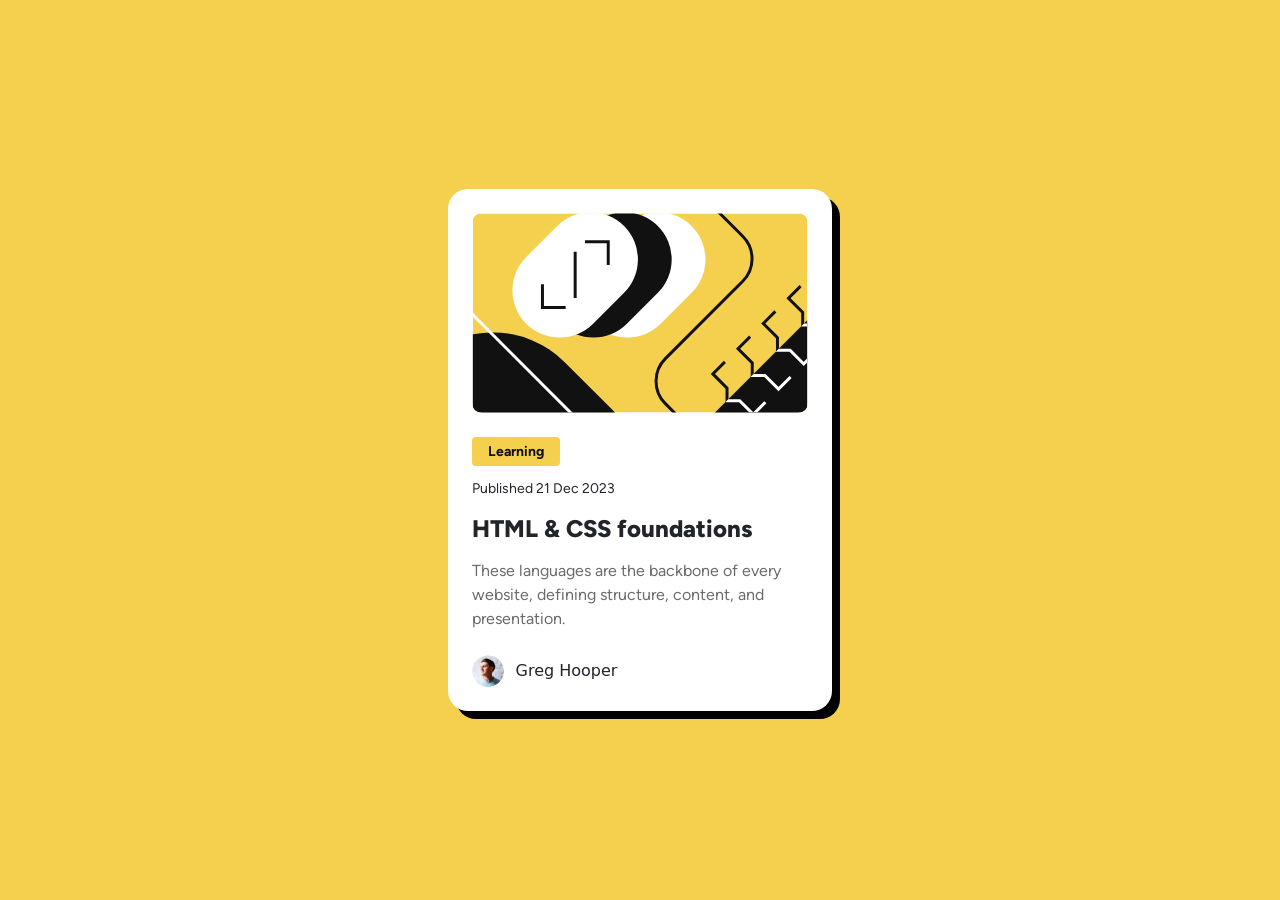
<file: blog-preview-card/index.html>
<!DOCTYPE html>
<html lang="en">
<head>
  <meta charset="UTF-8">
  <meta name="viewport" content="width=device-width, initial-scale=1.0"> <!-- displays site properly based on user's device -->

  <link rel="icon" type="image/png" sizes="32x32" href="./assets/images/favicon-32x32.png">
  <link rel="stylesheet" href="./style.css">
  <link href="https://cdn.jsdelivr.net/npm/bootstrap@5.3.0/dist/css/bootstrap.min.css" rel="stylesheet">
<script src="https://cdn.jsdelivr.net/npm/bootstrap@5.3.0/dist/js/bootstrap.bundle.min.js"></script>
  <title>Frontend Mentor | Blog preview card</title>
</head>
<body class="m-0 vh-100 d-flex justify-content-center align-items-center">
  <main> 
    <section class="card p-4" style="--bs-card-border-width: 0px; --bs-card-border-radius: 20px">
      <img src="./assets/images/illustration-article.svg" class="img-fluid rounded mb-4" style="--bs-border-radius: 10px">

      <div class="card-body p-0 mb-4 d-flex flex-column align-items-start justify-content-between">
        <span class="badge py-1 px-3" style="--bs-badge-border-radius: 0.25rem">Learning</span>
        <h4 class="card-subtitle mt-0">Published 21 Dec 2023</h4>
        <h2 class="card-title m-0">HTML & CSS foundations</h2>
        <p class="card-text">These languages are the backbone of every website, defining structure, content, and presentation.</p>
      </div>

      <div class="card-footer d-flex align-items-center justify-content-start p-0" style="background-color: white">
        <img src="./assets/images/image-avatar.webp" class="rounded-circle">
        <p class="author-name m-0">Greg Hooper</p>
      </div>
    </section>
  </main>
</body>
</html>
</file>
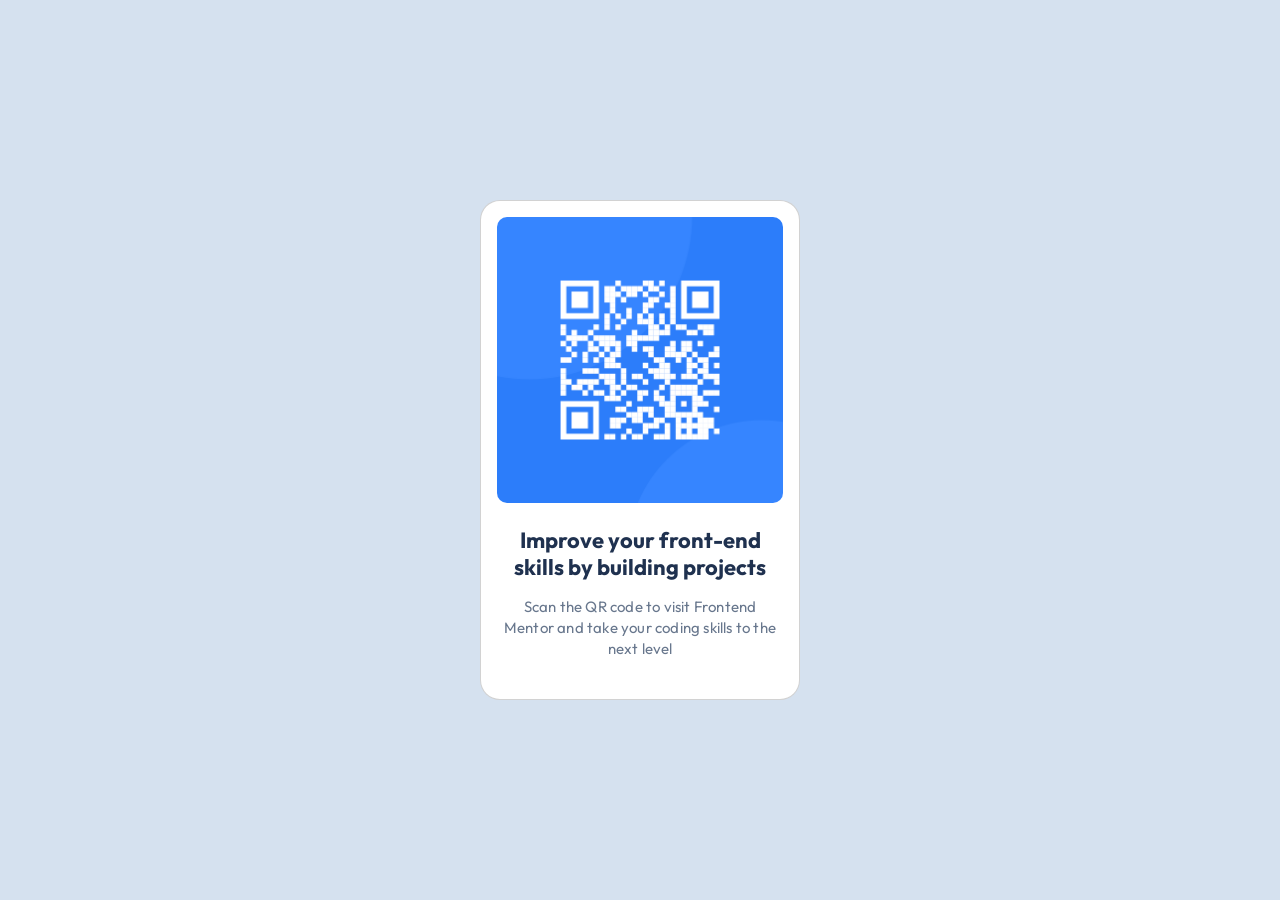
<file: qr-code-component/index.html>
<!DOCTYPE html>
<html lang="en">
<head>
  <meta charset="UTF-8">
  <meta name="viewport" content="width=device-width, initial-scale=1.0"> <!-- displays site properly based on user's device -->
  <link rel="stylesheet" href="style.css">
  <link rel="icon" type="image/png" sizes="32x32" href="./images/favicon-32x32.png">
  <link rel="preconnect" href="https://fonts.googleapis.com">
  <link rel="preconnect" href="https://fonts.gstatic.com" crossorigin>
  <link href="https://fonts.googleapis.com/css2?family=Outfit:wght@100..900&display=swap" rel="stylesheet">
  <link href="https://cdn.jsdelivr.net/npm/bootstrap@5.3.0/dist/css/bootstrap.min.css" rel="stylesheet">
<script src="https://cdn.jsdelivr.net/npm/bootstrap@5.3.0/dist/js/bootstrap.bundle.min.js"></script>
  <title>Frontend Mentor | QR code component</title>

</head>
<body class="d-flex justify-content-center align-items-center vh-100">
  <main>
      <!-- <section class="main-img">
        <img src="./images/image-qr-code.png">
      </section>
      <section class="main-text">
        <h1>Improve your front-end skills by building projects</h1>
        <p>Scan the QR code to visit Frontend Mentor and take your coding skills to the next level
        </p>
      </section> -->

    <section class="card" style="--bs-card-border-radius: 20px">
      <img src="./images/image-qr-code.png" class="img-fluid m-3 mb-4 rounded" style="--bs-border-radius: 10px" alt="">
      <div class="card-body text-center px-3" style="--bs-card-spacer-y: 0;">
        <h2 class="card-title card-title-custom mb-3">Improve your front-end skills by building projects</h2>
        <p class="card-text" style="margin-bottom: 2.5rem;">Scan the QR code to visit Frontend Mentor and take your coding skills to the next level</p>
      </div>
    </section>
  </main>
</body>
</html>
</file>
<file: blog-preview-card/style.css>
@font-face {
    font-family: "Figtree";
    src: url(./assets/fonts/Figtree-Italic-VariableFont_wght.ttf);
    font-style: italic;
}

@font-face {
    font-family: "Figtree";
    src: url(./assets/fonts/Figtree-VariableFont_wght.ttf);
    font-style: normal;
}

body {
    background-color: #f4d04e !important;
}

main {
    height: 522px;
    width: 384px;
}

.card {
    box-shadow: 8px 8px 0px 0px #000 !important;
}

.card img {
    height: 200px;
}

.badge {
    background-color: #f4d04e !important;
    color: #111 !important;
    font: bold 14px / 150% "Figtree", sans-serif !important;
    letter-spacing: 0px !important;
    border-radius: 4px;
}

.card-body {
    gap: 12px !important;
}

.card-body h4 {
    font: 14px / 150% "Figtree", sans-serif !important;
    letter-spacing: 0px !important;
}

.card-body h2 {
    font: 800 24px / 150% "Figtree", sans-serif !important;
    letter-spacing: 0px !important;
}

.card-body h2:hover {
    color: #f4d04e !important;
}

.card-body p {
    color: #6b6b6b !important;
    font: 16px / 150% "Figtree", sans-serif !important;
    letter-spacing: 0px !important;
}

.card-footer img {
    height: 32px;
    margin-right: 12px !important;
}

@media (max-width: 600px) {
    main {
        height: 501px;
        width: 327px;
    }
    
    .card img {
        height: 200px;
        width: 100%;
        object-fit: cover !important;
    }

    .badge {
        font: bold 12px / 150% "Figtree", sans-serif !important;
    }

    .card-body h4 {
        font: 12px / 150% "Figtree", sans-serif !important;
    }

    .card-body h2 {
        font: 800 20px / 150% "Figtree", sans-serif !important;
    }

    .card-body p {
        font: 14px / 150% "Figtree", sans-serif !important;
    }

    .card-footer img {
        height: 32px;
        width: 32px;
    }
}
</file>
<file: qr-code-component/style.css>
/* body {
    margin: 0;
    height: 100vh;
    background-color: #d5e1ef;
    font-family: "Outfit", sans-serif;
    text-align: center;
    display: flex;
    justify-content: center;
    align-items: center;
}

main {
    height: 499px;
    width: 320px;
    background: #fff;
    border-radius: 20px;
    box-sizing: border-box;
    padding: 16px 16px 0 16px;
    box-shadow: 0px 25px 25px 0px rgba(0 0 0 / 4.77%);
}

.main-img {
    height: 288px;
    width: 288px;
}

img {
    width: 100%;
    height: 100%;
    border-radius: 10px;
}

.main-text {
    width: 288px;
    margin-bottom: 40px;
    margin-top: 24px;
}

.main-text h1 {
    font-weight: bold;
    color: #1f314f;
    font-size: 22px;
    line-height: 120%;
    letter-spacing: 0px;
    margin: 0 0 16px 0;
}

.main-text p {
    font-weight: normal;
    color: #68778d;
    font-size: 15px;
    line-height: 140%;
    letter-spacing: 0.2px;
    margin: 0;
} */

body {
    background-color: #d5e1ef !important;
}

main {
    font-family: "Outfit", sans-serif;
    border: none !important;
}

.card {
    height: 499px;
    width: 320px;
}

.card-title-custom {
    font-weight: bold !important;
    color: #1f314f !important;
    font-size: 22px !important;
    line-height: 120% !important;
    letter-spacing: 0px !important;
}

p {
    font-weight: normal;
    color: #68778d;
    font-size: 15px;
    line-height: 140%;
    letter-spacing: 0.2px;
}
</file>
